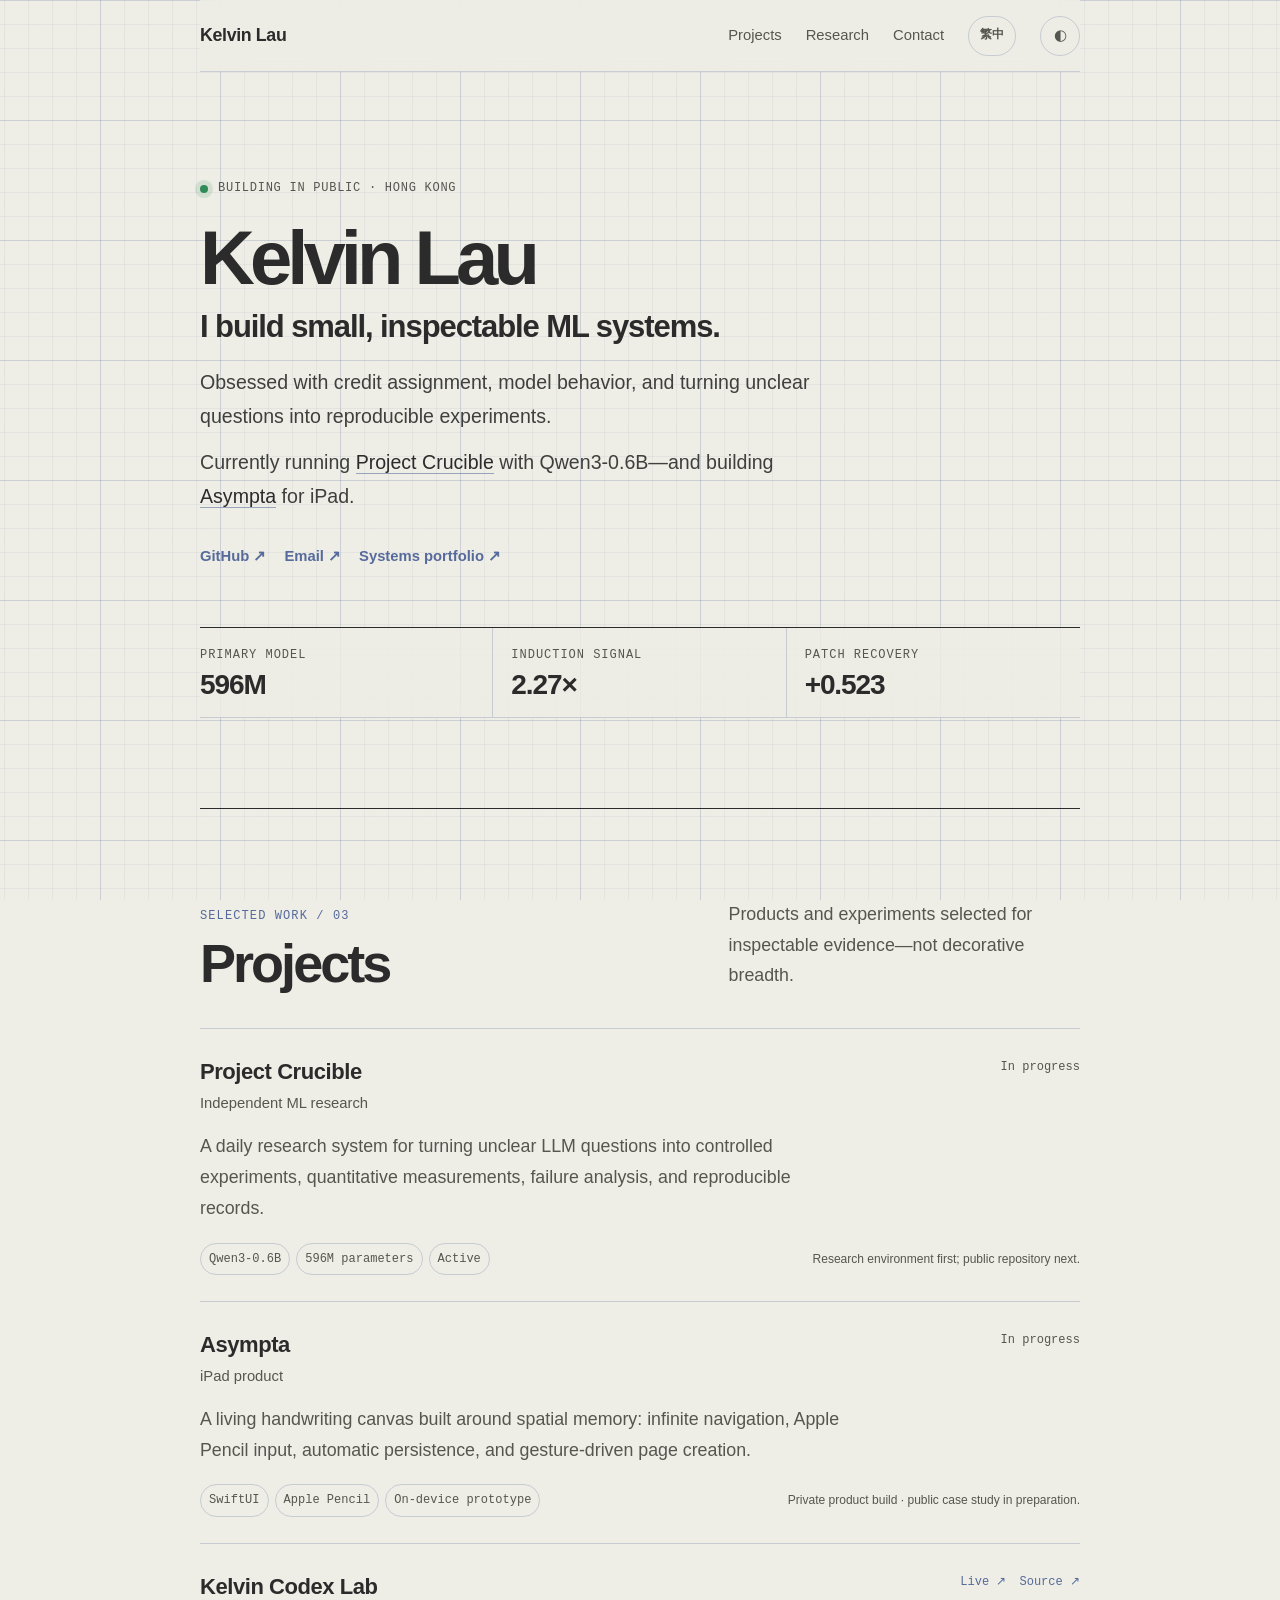
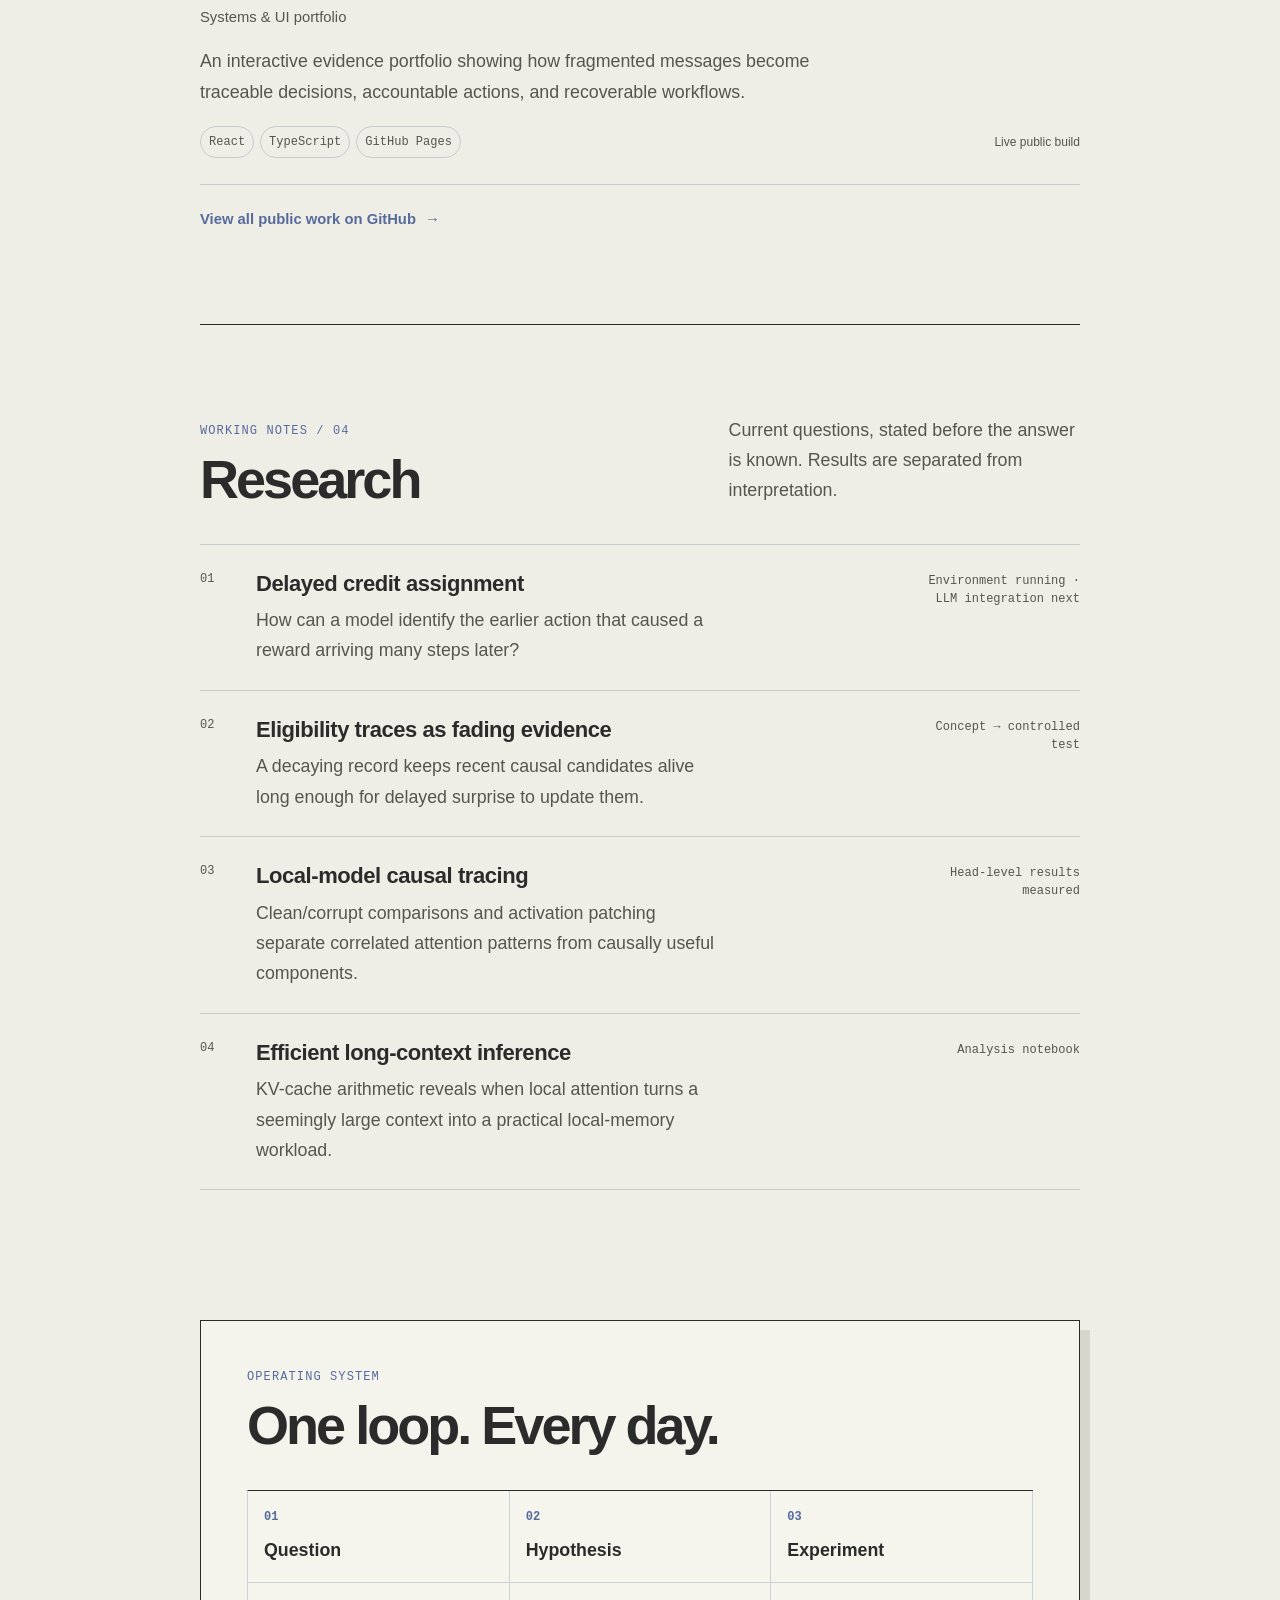
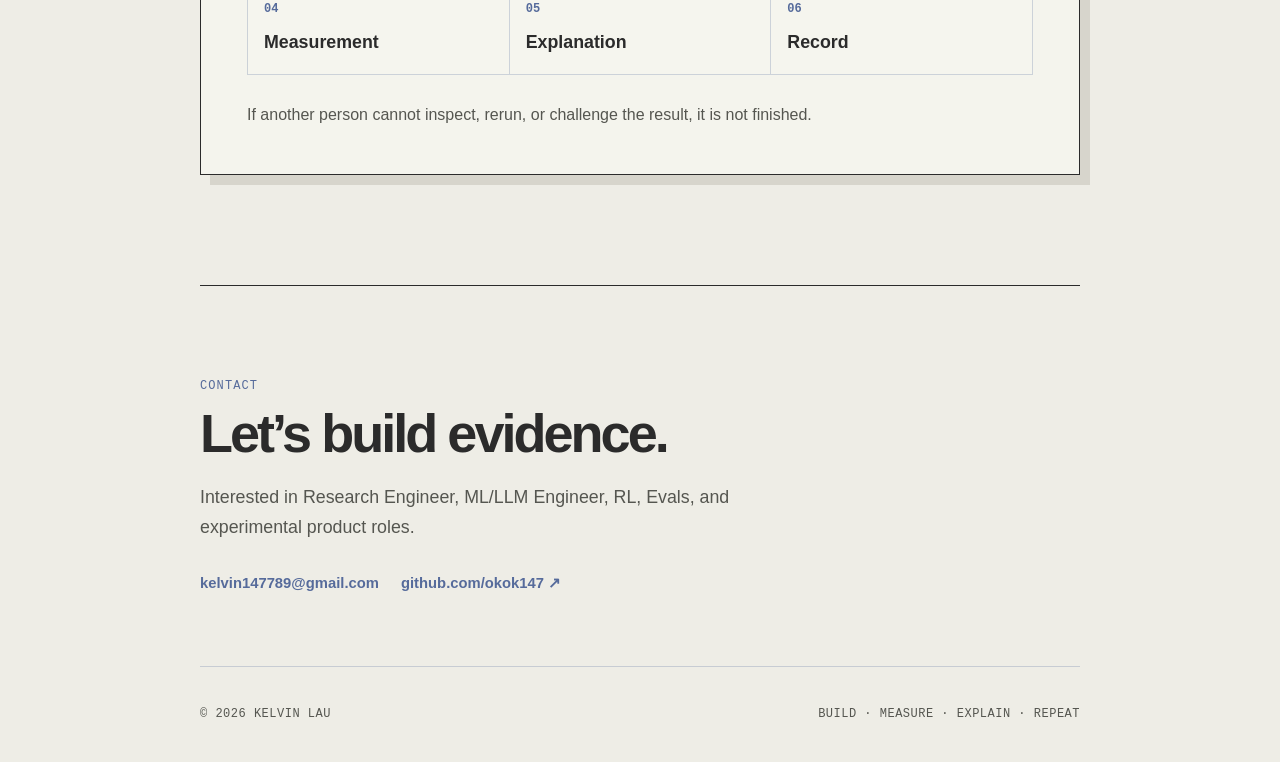
<file: index.html>
<!doctype html>
<html lang="en">
  <head>
    <meta charset="utf-8" />
    <meta name="viewport" content="width=device-width, initial-scale=1" />
    <meta
      name="description"
      content="Kelvin Lau builds inspectable ML systems, reproducible LLM experiments, and focused products including Project Crucible and Asympta."
    />
    <meta name="theme-color" content="#eeede6" />
    <title>Kelvin Lau — Research Engineer &amp; Builder</title>
    <link rel="stylesheet" href="assets/styles.css?v=20260813-ui-fix-2" />
    <script src="assets/main.js?v=20260813-fluid-i18n" defer></script>
  </head>
  <body>
    <a class="skip-link" href="#content" data-i18n="skip">Skip to content</a>

    <header class="site-header">
      <a class="wordmark" href="#top" aria-label="Kelvin Lau — home">Kelvin Lau</a>
      <nav aria-label="Primary navigation">
        <a href="#projects" data-i18n="nav.projects">Projects</a>
        <a href="#research" data-i18n="nav.research">Research</a>
        <a href="#contact" data-i18n="nav.contact">Contact</a>
        <button
          class="language-toggle"
          id="language-toggle"
          type="button"
          aria-label="切換至繁體中文"
          title="切換至繁體中文"
        >繁中</button>
        <button
          class="theme-toggle"
          id="theme-toggle"
          type="button"
          aria-label="Use dark theme"
          title="Use dark theme"
        >◐</button>
      </nav>
    </header>

    <main id="content">
      <section class="hero" id="top">
        <div class="availability">
          <span aria-hidden="true"></span>
          <span data-i18n="availability">Building in public · Hong Kong</span>
        </div>
        <h1>Kelvin Lau</h1>
        <p class="hero-line" data-i18n="hero.line">I build small, inspectable ML systems.</p>
        <p class="hero-copy" data-i18n="hero.copy">
          Obsessed with credit assignment, model behavior, and turning unclear questions into reproducible experiments.
        </p>
        <p class="hero-current" data-i18n-html="hero.current">
          Currently running <a href="#projects">Project Crucible</a> with Qwen3-0.6B—and building
          <a href="#asympta">Asympta</a> for iPad.
        </p>
        <div class="social-links" aria-label="Profile links">
          <a href="https://github.com/okok147" target="_blank" rel="noreferrer">GitHub <span aria-hidden="true">↗</span></a>
          <a href="mailto:kelvin147789@gmail.com"><span data-i18n="links.email">Email</span> <span aria-hidden="true">↗</span></a>
          <a href="https://okok147.github.io/-kelvin-codex-lab/" target="_blank" rel="noreferrer">
            <span data-i18n="links.systems">Systems portfolio</span> <span aria-hidden="true">↗</span>
          </a>
        </div>
        <dl class="signal-row" aria-label="Current research signals">
          <div><dt data-i18n="signals.model">Primary model</dt><dd>596M</dd></div>
          <div><dt data-i18n="signals.induction">Induction signal</dt><dd>2.27×</dd></div>
          <div><dt data-i18n="signals.patch">Patch recovery</dt><dd>+0.523</dd></div>
        </dl>
      </section>

      <section class="section" id="projects">
        <div class="section-heading">
          <div>
            <p class="kicker"><span data-i18n="projects.selected">Selected work</span> / 03</p>
            <h2 data-i18n="nav.projects">Projects</h2>
          </div>
          <p data-i18n="projects.intro">
            Products and experiments selected for inspectable evidence—not decorative breadth.
          </p>
        </div>

        <div class="project-list">
          <article class="project">
            <div class="project-head">
              <div><h3>Project Crucible</h3><p data-i18n="project.crucible.type">Independent ML research</p></div>
              <div class="project-actions"><span data-i18n="actions.progress">In progress</span></div>
            </div>
            <p class="project-description" data-i18n="project.crucible.description">
              A daily research system for turning unclear LLM questions into controlled experiments,
              quantitative measurements, failure analysis, and reproducible records.
            </p>
            <div class="project-foot">
              <div class="tags"><span>Qwen3-0.6B</span><span data-i18n="project.crucible.parameters">596M parameters</span><span data-i18n="project.crucible.active">Active</span></div>
              <small data-i18n="project.crucible.detail">Research environment first; public repository next.</small>
            </div>
          </article>

          <article class="project" id="asympta">
            <div class="project-head">
              <div><h3>Asympta</h3><p data-i18n="project.asympta.type">iPad product</p></div>
              <div class="project-actions"><span data-i18n="actions.progress">In progress</span></div>
            </div>
            <p class="project-description" data-i18n="project.asympta.description">
              A living handwriting canvas built around spatial memory: infinite navigation,
              Apple Pencil input, automatic persistence, and gesture-driven page creation.
            </p>
            <div class="project-foot">
              <div class="tags"><span>SwiftUI</span><span>Apple Pencil</span><span data-i18n="project.asympta.prototype">On-device prototype</span></div>
              <small data-i18n="project.asympta.detail">Private product build · public case study in preparation.</small>
            </div>
          </article>

          <article class="project">
            <div class="project-head">
              <div><h3>Kelvin Codex Lab</h3><p data-i18n="project.codex.type">Systems &amp; UI portfolio</p></div>
              <div class="project-actions">
                <a href="https://okok147.github.io/-kelvin-codex-lab/" target="_blank" rel="noreferrer"><span data-i18n="actions.live">Live</span> ↗</a>
                <a href="https://github.com/okok147/-kelvin-codex-lab" target="_blank" rel="noreferrer"><span data-i18n="actions.source">Source</span> ↗</a>
              </div>
            </div>
            <p class="project-description" data-i18n="project.codex.description">
              An interactive evidence portfolio showing how fragmented messages become traceable
              decisions, accountable actions, and recoverable workflows.
            </p>
            <div class="project-foot">
              <div class="tags"><span>React</span><span>TypeScript</span><span>GitHub Pages</span></div>
              <small data-i18n="project.codex.detail">Live public build</small>
            </div>
          </article>
        </div>
        <a class="all-link" href="https://github.com/okok147" target="_blank" rel="noreferrer">
          <span data-i18n="projects.all">View all public work on GitHub</span> <span aria-hidden="true">→</span>
        </a>
      </section>

      <section class="section" id="research">
        <div class="section-heading">
          <div>
            <p class="kicker"><span data-i18n="research.notes">Working notes</span> / 04</p>
            <h2 data-i18n="nav.research">Research</h2>
          </div>
          <p data-i18n="research.intro">
            Current questions, stated before the answer is known. Results are separated from interpretation.
          </p>
        </div>
        <div class="note-list">
          <article class="note">
            <span>01</span>
            <div><h3 data-i18n="note.1.title">Delayed credit assignment</h3><p data-i18n="note.1.summary">How can a model identify the earlier action that caused a reward arriving many steps later?</p></div>
            <small data-i18n="note.1.status">Environment running · LLM integration next</small>
          </article>
          <article class="note">
            <span>02</span>
            <div><h3 data-i18n="note.2.title">Eligibility traces as fading evidence</h3><p data-i18n="note.2.summary">A decaying record keeps recent causal candidates alive long enough for delayed surprise to update them.</p></div>
            <small data-i18n="note.2.status">Concept → controlled test</small>
          </article>
          <article class="note">
            <span>03</span>
            <div><h3 data-i18n="note.3.title">Local-model causal tracing</h3><p data-i18n="note.3.summary">Clean/corrupt comparisons and activation patching separate correlated attention patterns from causally useful components.</p></div>
            <small data-i18n="note.3.status">Head-level results measured</small>
          </article>
          <article class="note">
            <span>04</span>
            <div><h3 data-i18n="note.4.title">Efficient long-context inference</h3><p data-i18n="note.4.summary">KV-cache arithmetic reveals when local attention turns a seemingly large context into a practical local-memory workload.</p></div>
            <small data-i18n="note.4.status">Analysis notebook</small>
          </article>
        </div>
      </section>

      <section class="method" aria-labelledby="method-title">
        <p class="kicker" data-i18n="method.kicker">Operating system</p>
        <h2 id="method-title" data-i18n="method.title">One loop. Every day.</h2>
        <ol>
          <li><span>01</span><div data-i18n="method.question">Question</div></li>
          <li><span>02</span><div data-i18n="method.hypothesis">Hypothesis</div></li>
          <li><span>03</span><div data-i18n="method.experiment">Experiment</div></li>
          <li><span>04</span><div data-i18n="method.measurement">Measurement</div></li>
          <li><span>05</span><div data-i18n="method.explanation">Explanation</div></li>
          <li><span>06</span><div data-i18n="method.record">Record</div></li>
        </ol>
        <p class="method-rule" data-i18n="method.rule">If another person cannot inspect, rerun, or challenge the result, it is not finished.</p>
      </section>

      <section class="contact section" id="contact">
        <p class="kicker" data-i18n="nav.contact">Contact</p>
        <h2 data-i18n="contact.title">Let’s build evidence.</h2>
        <p data-i18n="contact.copy">Interested in Research Engineer, ML/LLM Engineer, RL, Evals, and experimental product roles.</p>
        <div class="contact-links">
          <a href="mailto:kelvin147789@gmail.com">kelvin147789@gmail.com</a>
          <a href="https://github.com/okok147" target="_blank" rel="noreferrer">github.com/okok147 ↗</a>
        </div>
      </section>
    </main>

    <footer>
      <span>© 2026 Kelvin Lau</span>
      <span data-i18n="footer">Build · Measure · Explain · Repeat</span>
    </footer>
  </body>
</html>
</file>
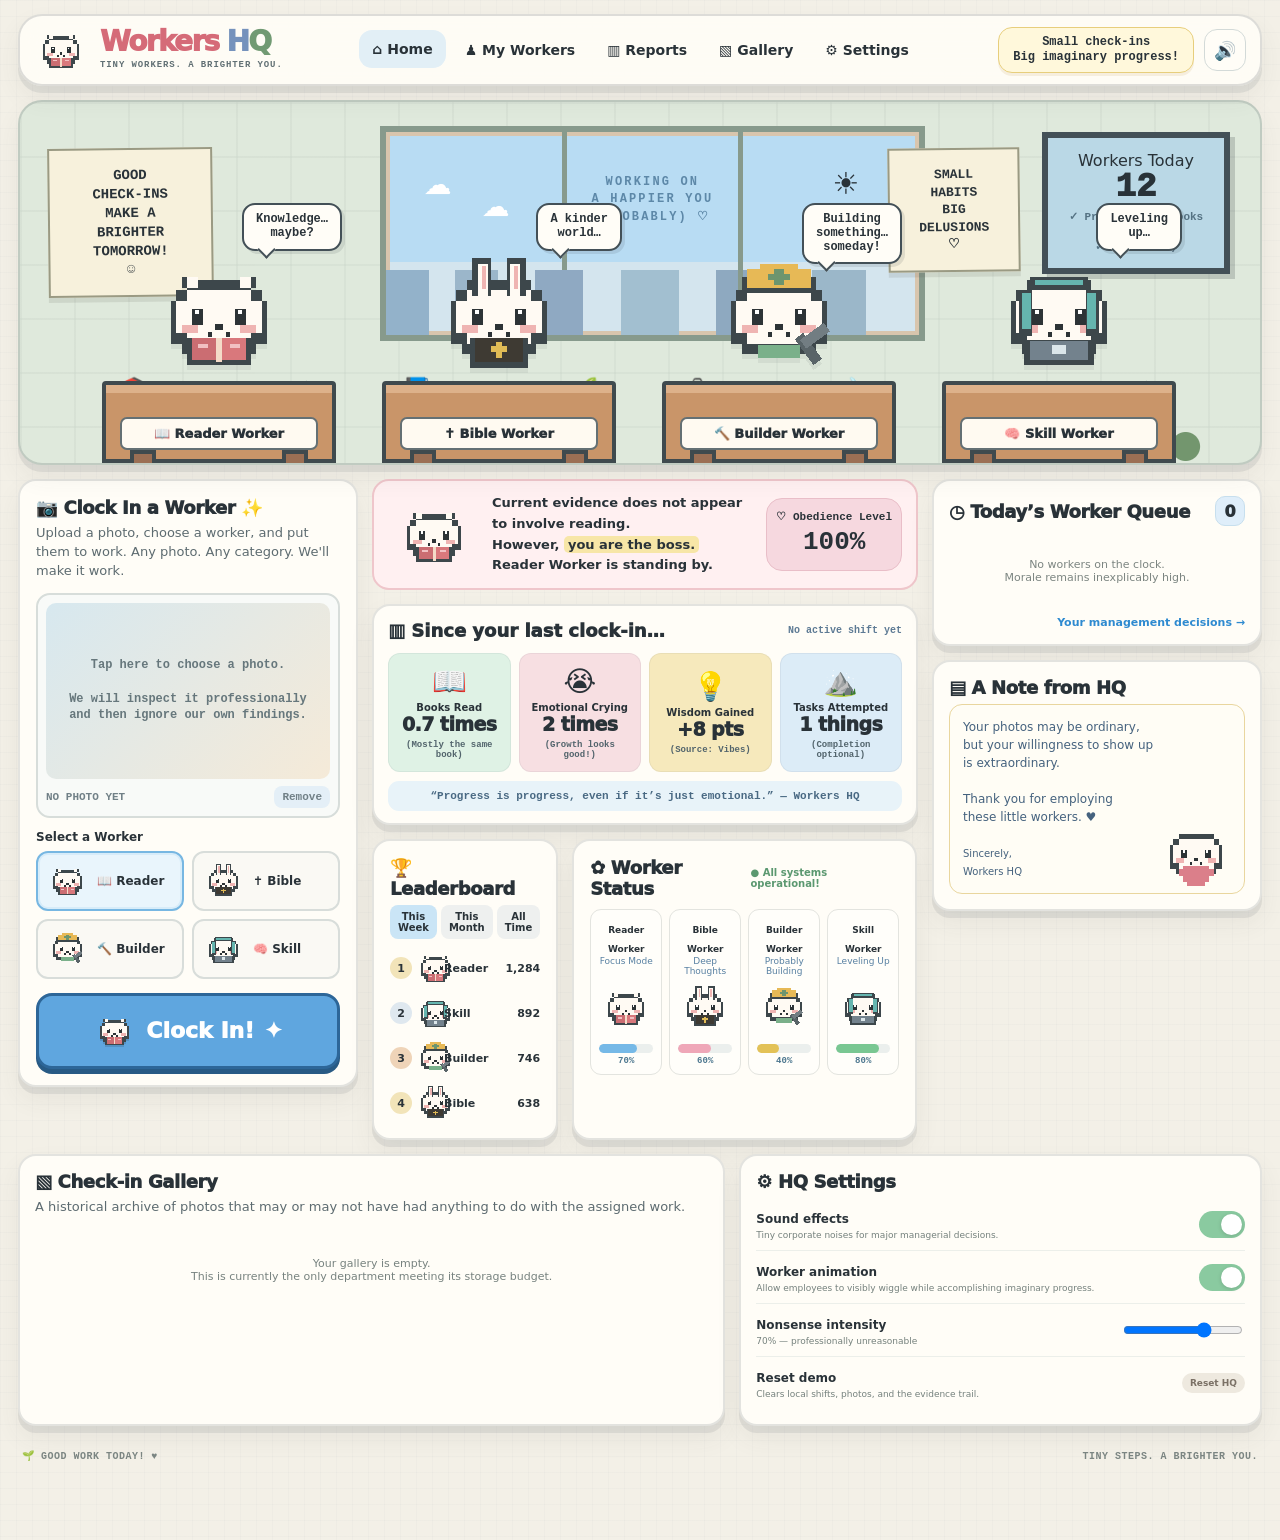
<file: workers-demo/index.html>
<!doctype html><html><head><meta charset="utf-8"><meta name="viewport" content="width=device-width,initial-scale=1"><title>Workers HQ</title><style>html,body{margin:0;background:#f3f0e7;font-family:system-ui,sans-serif}#boot{min-height:100vh;display:grid;place-items:center;color:#53635f}.b{padding:20px 24px;border:1px solid #d8dfda;border-radius:18px;background:#fffdf7;box-shadow:0 8px 30px #0000000c;font-weight:700}</style></head><body><div id="boot"><div class="b">Workers HQ is waking the tiny employees…</div></div><script>(async()=>{try{const raw=atob("H4sIABhNt2oC/819a48b2XXg9/4VJfYoJEcku1h8VJEUWytpNCPF0kiWNJ4dCAJUrLpFlptk0VXF7mY4BLwLrHdhBDGQOI7HmcAJkMTBAotNPjnY/RBgf4r+QPwT9pxz76269SC7Wx4vFh6ryar7OPe8z7nnXt695QZOvFkxbRYv5qdHd/GPNreX03GFLSv4gNku/Fmw2NacmR1GLB5X1rHXtCraiXyxtBdsXDn32cUqCOOK5gTLmC2h4YXvxrOxy859hzXpS0Pzl37s2/Nm5NhzNm4XholnbMGaTjAPQmWkY6/r6czkrWM/nrPTL4PwjIWR9vj72vsf/1x77S83mnjW0h74U+3Jwp76SzvcaC/CYBqyKGrdPeF9j+5G8Qb/DsMgiLdHmtZsTqbDY6+Ds4zg28pesRAeeJ7rpQ8MeGJ5PebiE395Njw2Bh2jY+HXxTpm7vDY7Fi6ZY5oyLm/ZMPjbqen92iMhb+Mh8fuhA1cR36HIRnz+ozhg8l8DR0cj3WYJ79jA4DBm/AxVzSt13EH7mQkvhsEqO61qc86jgl0g3UnA2rCbGcGowycvk2gRvYUprEc2xnofNRoZrvBxVDXzNWlpmvhdGLX+mbD0huW2Wi19XoDnrYNeGn04R/+3mqY7Qa0aulmnQ8TDtvW6pLmvBxC69HR7ujj7SS4bEb+n/jL6XAShC4Lm/BkRzy3jZwwmM+bEzazz/0gHEYLIMhsNLGds2kYrJfu8NwOa0id+u5oErib7cIOgaxDXW0DkyOu7bA5DW3XB5apEYjmoDHoNQZtANHo1bX26rIRh/[base64]/8yZzxSbLPtsE6JuHoAHKiYO672rE1mThMH4k3zcDzQNlgg91Ra+VfsvnWB4FmTcA7sBAyEz21QepGwL4r9Y0T+tHqkTtlEXQGVAHTXHIFNGz3DB2IIblIs9dxMFrZrov92l0kFrCwZuo08dI+366CyKc1RrHvnG1GcbACxMIYfwJkdNnl0NJHLsw3tzfDaei7I/ynCXRZIXCoytaLZTTEibS2F/IZ7bk/XTZ9aBUNHeAkFo6m9mpooNAk0OgIDYFEn/CdwvTEn0av1zB6nYbRBTkcGPURlzAUPoHYvCxbsk0T2X0dDY0ujosyypUA51D+pU4TumGwanr+HPUKqKSwhvwM8tiaB9NgK9fuzdnlvnURvpAxORGMHqKXuoMAOGzLH/dQeQjW7eJnewk0J9wD/9qx1m11I43ZEQPMN4FTwJp4aFCYGAu5ckvsI0ZpDeQb1PvE6VwsDRyevl4koqKP5gx1ZxOk20ECNFt6ny3UETR4Bcwez5rOzJ+7tXZdyMWx2+tPTOtQWyNpa/YGxsQ51LaTtm0PbLMj29pTLq2WrmuD1eVJu2VooDoWwTJAoFnj1afP4HPzJZuu53bYeMaW86CRvM4vsNVmCyEKTWTrVE0d99umbna5CABGz6IsnX+4BmnwNk1hoVVa95G0otdWsGNGWysKNMeK7Y7K/[base64]/8ExPgDycMGI5tpfBVKqNkQfYEmoIrOvKXaD+v5yYZjYHJnRyrrhk5H8dAH+eQi3Rl71HeKeqhUcN/RgFqongzbPV6iT1tGrDOC/gcXGyL60KKECbnzIuHxuD2KCSqGOZtyWtGWyFQX3ExzIFtOSpG8ss6nliu43WAxfvd241jt8t6jOHnukolQi20wf/hSo5dy+nZboGHkgW1d2I9gnIN+dX2gEcP0xHXC1REtbCAD8JS5jiJryw3y5Yw1Onc3mWn4/ii59HZhvRTcVrqqwvcKvMLFPdzEJTzx/GgMzEcW7NuZ3jCug16HdA7mEz68BY+a0Y72wS+awZ0O7Y8e+AY+FnrmNk28F3rIplsY+K5On7Wer1sG/iu9Q0ch8E4On7WzE62DXzXLJ3DYzoD/KwN9Gwb+F5PuBKs3mpzNc6QcqT2ijqV9PFAT/Rxd68+LlhsC0y2sNE917IgoqPhUzO0XoGedMiYRetlCZgcvj5aIASxIw0El80OuWbOPFi70b41dizZt5/pS14VB+5iBmp4JJxGciC58NTQydPQzwXhoUaEVxuCwGUQsz0C38V5hANPrJc4CX3pJGRMpum1Xaeooo8HNshJJ2vSeqlJA1UGAV9/QAZNIVKXiNS5gdFMyREGMWjuWrNlgkTUd+lSW4hKLqOIN/[base64]/QBuVnksK07IHpiXRNdojO4SGMLtd7GHNANPMhUJh9uRDH1s3+hwxh9eVCHNu09A9ZyCBZSGfQ77O9UKDLGpODtVfTWShwXIwsHicLO3iNiD9kK2bHtW4Dov46ef2kxlSvny3dnYRhm8bHeolGKbis0HHFmDPbK/fNvpD7JqnpfQ51QUvyt2jR64fiM0vmJJKIVBiz9l55U9QGBhJKMNHrNPodSiai5pXi0y1mAPbF/xwX13GoiK6UkRPEbJqpWmynEQt9Poy0plDRh1AnJilvUzAT3R5ZiaPWwo6cAKLe0F5tJUDkTOxNt+CDJjDUvti8hIH4JCJaaxtK+oV/KTHfGXvZ7zbMXsO0yPVXVtMMADH+ctgDTwqU+22FjBeUon/igqR29mdzhEhksieaBDcZrOkyxAQMU9ajc6CHVdqju78HhMxplxYuAkSg2FosD/chtFbfiMDMsVVUMxpAl7qyPpdFZ5KsVi6vd+wMQP0OpFx2U+Pb8bp2l+VkEt93iSR6WYxi0atj1520LbuMBxCUJCyhL9eQISk5FMNJjyLlnl4+PhlM+l6vu3dJGSiES9RF10aBR3pDPLu0YKRr96ltCtlDITWppA/yfqLn2V67xE/sdzH7lcO0mcus9HOpqUE2NUW+WewvN80VyM92LxJ7g6wP3S0XPEyaGIro6Y1+r9Fvk8KsKxOpbqWeASHjVopsiGtHs0lgh+72Ggatg64o7i8s7Msa5dHJtGkdciwprdVNcutJ6mTXWtlLNt9e2/7kM9a9ghmyDmSsxXTwr7tVowTxXGSCr5O0trK+9jUzxkaSUh2i86LMHK0n2yx/jNRcNUaBaWTXn5i6Og7a1h3RFpo0WhxM+kj0hE/ZNZE1cP2QOcR0nIQJjQCkWRAHuBGXzTVCuO1ZJQLhmq7r2odyjVY6KqjJKUusltlPkjFJR/1w9qDd6VH6wDWZxbzGsddjEJDUR1en7a5IB2Yg1PzFVNo+NFLpptntUTD5IWCu6flgPnEO2ZGGnAVzWMw27/d0rwgz+n3TNJ0y106gkMsrnwi3xA+n3Gns5oTFFwwWXsLDYlgSRDMfF10Bq9nGbWzMAyBhCKTSXP4x6zLPM3P0tYpZeblG9B6IVdYrcOjc5tyesHw8l+2abarxPUvZgfYdW9zqirEyKlnPqGQj3flrc11qUuDNuyPPXEcN4iYe/F/qiKR/sCI3vkR4LC48qqDZ3sDLG5i2uvs34Iga3UhT7V92jhyZzY++3PzILIRvgWzL9zd4WldNo3TLKgfALcyN2orYHCSLuQJPTclw5sRkRpa1Bl7Pc/YlXg1KvJrM8QbgyIJf1bTP7dgO5d5DJ3VHKF2F+BPs4iCXKfsUJPGCbMqOtOH2+wMrA1LPs/uul0lx5UjYLxrATLJKtfRGmUXJEaokVXVsWD3b6mZpaHAajq6zS3dgk1ZBzpX0V9uK/bHSxp0CrxjqOpRhtAwhS6MPxQXSG/g/7v8ctRBYEFe2/a724jPSSOqi3S2NCLECp8SNOWae03cmeQYxs5tJA7LGEvgsDw+U/[base64]/B8y1UhBzVb0JHdofUM1iu0Muo5sXE9ZhRadXKt+sDSTqFVNzejAxbN5K2aPkCbK1oRbxRXh3OEXuICKFzdTXqe2/O1WgnTHlwvrulgJQyNQPs03JnkZShXcZXR7/YdFRpSIT9a4zjK07xqYJbX8QZ5tmnnfKT2gR02s38tZ7c7ADtPNTYXN3ADW1YPHcFWT7iCPK6KIbwvlnukYfGQ+0nc1kLjPV4183TmlXjVcuV9IS8HOAArZfKeNExYVsri2Kzn9TG8tHG+uR/FOQzwMpqkRRhcXAdFmMvQOlS8dsDYKmtoF9cA2sxengmLaCgW0TCKpgn8uKsKQjIiSTWy6qpyGUeaOleyARHpnh6dsh7Mc7sTi4vOOvoObMauZc/n0yBwD4m/hZ6kEL/JwDL1BIDrsndRtZs511aXOgVGdTCFVGLEO6zreodEeI/SzybpmGdnZirdBUyxMUjL2HqWpduG6nAZ3RzYWkn0QHlNWblkZoUX2XjXmkBb6cLl9daEeczNLXqArQ4UGZFKhEFPsRIwtzI1McHhE55nw9Bv10uKpe0Qd+AmE1ZInSX1u2nsQCNqMhe/a62cOFNkeJXydE3T8vIe1BGodwZ2JjHwQuXDs+9EBCa2O1V9T8pAynBPvzLhhHIMTFXidjpoy9n1ysoyPhdfG6lOBRdqBJ9o0m6KCxz0WpoUFX7vKk0qpVTdotNzG1GqdLpgZVwVlOHcjmKuzbbZbrjC5Xoh9XBP0cP5ZL/XZdbE+QDVfCCZ3iZzOVsvJlJCFYJ3iwRHvOdzeFkh7TGXlTEACGbHBQ3/[base64]/clJXNmvOOyMjNesGhKZoMCvCLW1On3pOBpy6AgvhlJzI3TmvKISNmfOyAf5FbK/oDEeLMlhHI8DtsnzfahNL0lBDBJXVqG6RVUQwQhFDSPcjQVj6/[base64]/BOqvk8/xLcXtp55ojghS+WclQKhLzswEStCR0a6LfVk4rwrJE0vM6kk028Z8+J9MsTTAeOjlDeQKVDL8oSz5SFqir1DNxrx3W3ohlI8N7F6OlK2lidZIdnTUAzC/P4knX6h8oIB4O8ohVDlpgdJV2kZ45QTUASYq3d6oiiG6y4AcgvQH0CB6KxB+B+v2ymylv9nB/aVRTmxOpZxuhamcl8/bPeY4vd0X84YxsvtBcs0tKCoi2gHa1I+S6EXtdEjZVe3/X2tWoCmElDUbJbMh0W+GyvnqnZpgH2z9ZTZuNtr7MAMWwGLiqPuwoDV6w7OyLxy55FojTUNTrDXWv1VFbfN32Nh6Zucl7W3dTTpXfxuIAcEFhUUQMI1IK5vq3VViGYrzBqhsxdO8wFfhGuBX6tbz9ufCwLmT4WRUMp96M83fIXmBe3l/Eof+4YTazyWtEL2Y4KNMqZ0jY6dPWtUk2zp4CmLSK4XVq1UXA8ru/nGeTn7fiRJvWAUi9JzVBtK6/Z15OSqLRch29f86M2ouwqOU/TvV0oSW8ktebZ/Xd+aC23J68anYMb6aU4tQyOUjy9q6oR/[base64]/XP9ccCDaicQVkWl4uwkL5EOQLHmraXVs+QdmraDNQ+uPK8SxYsIpmh77N977GFeUCEHqJnaF7dD5VB6Dz5RpdFVDR8I6SB8HluEKVeV2tZ4ghuVM1rsThGga6u46YnFdIRsjz/ZgprpycwiLPp2I+ZV3JGXQYovAY1Qs8x/SuvLsEhsFvGn/4WHzl374vv53ASCXD2dPK6esnn3+lffn85fcevXzV0u5rD14++ezx60cvta+ef9ESHelfROuJTX8AzQrGSaNl0foiBJMZbiQ6+ZUOuS4a30OqaK4d2wBLOMV7YTgV3v/pf9Yew6e7J7zrafkQub7crYqg+ze/1p4lN7ncbBC+7Y2D/OIftJf8y81GEMKAI/xG+4x/udkIMuqHIX71jfZKfEvGIEpAT/qgEFUcFM8yDhmayukrjK01Z8acM4gHoruT8OQUL7jxkwtuVuKCm1uC6AJQ3wV4MH56EC8rctDkkHaW7K8pxtTobeX0d7/++U/TdXMe4gLNwtOjo7tCr8gx0fpVaLpDYlrJL5pbx+yalROWlVPk7Seff6Y9/5wWfV97fP/FiyecwelJ7cXL5w/uP3j6VV17/83fFWWFH2MEWvzyPxVfRuslvvnxv//rz0pe8pOxldO8HKmwSlOtoSmunH72/PknBNbDx48efq/55PNX9O3Z/e890u5zsgkJpS+vnz97/vLl8y9v0bf3v/xfV0xCRgvY4dn9p0+py+P7D5685nM8ePIZ/f3k0dMvXj15LmZOcJIbUzgWOXWkvQ5ceyP1Dva/y2uEiLJCQqlN5bRtoKLHl9AI+fP0/bd/gdfWgCsOqgE8d+1pEJxF2mdB4IoFQoPal0x7PcPbb6A7dSuFj5/Dq5S/lP5PRQVLqis7jH08BZZtK2SUt0U9gXyc5TvukFROv7cMLubMnbL3P/5HAnthbybsXpFBFJcJ8ZhaHf5CmJz9tiQxI8Whk4p9wVe/+/Vf/OpQK8EY73/5l8VW6IFlV5q4VjTwL0BRkhnmTKByO5gMjs2b4HaC9/uUo/a+dobpjJDQCu3nLuL4O0Qsn/tGeP3lNfD6u1//6b/cELHvv/0b7QFC852hde3P9/LsA3wJZoYQG4EGjkHEppKB8QHI7K3vFNMCnJvg+jf/fC1c//e/vjET//yftAccoO8K3dGZP5+XI/spO2dziez16jtmYT7xTdD65//7D6QafvO32iuE5iqcJu6BcArQP1jYfuIcJEGacO8jCEwSX5afZ0l896xbQcdmNIgzuKqnMmF/KRpD85mRaSl9bBDr32oPsbH2ZKnZAn7t/bf/BC6McXp3le0VrSeV0y/oiAE0pqMODfC2ggCIY4t8X0Ozl662Wsca3k+oQfyFz8HnXm54D/7RAdRNg3DT0r5kVcDcwj5jmh/zxndPVgnk/CiDAEM93lDBlCxAhmM+wZMOyWpzFlIe38kSUDndwnFGD17R95KGymkWiCbslTZjIcPVJcvni+POAP4D9vsCeQL80BUQCxcHfOaB7wl0A3u+oVaILEAUeKDTZQAjButQCy6Wmgf6H93hTHBSBAvPvgjfJF3E5zZGF58/1148fv76ufbVo9eJp8K9XbzIEhUlfqmkDmByfkUyETx4Qd9PX7IFhNo5PzfxOQjlJ0SV07t06iQFhpNGTOn5c/R5HYetIACgW+pOPobAlWLKk2Qo1adTzquAQ0cnIhJGLWJFOZ+iOj0vfOeMTEIGYsX3J4F5slS9/6TUPqeX0gqoKx2XbBDMPUgpbbdkSPv+239UYx7EZKIeKBhFLQCaoij0Sbpmj1KQyREZZUAcCkQJ5n7MxJpw6bLVM4K8ku/8gWtVaJKppa9k5nxIsQu4uREXH80NWKSBC6/ZqxVwHwqYvzwP5ufg08M0IBFcwh4HFwxvHdOE3326CdawSoaypE0CusBUvMl6bdrMjjQiLXNh6FaRhZJMEUbYf6c9TwrjyZwB15xi4h5IlkiBQq59mpnH23zxSeytzqoUsMML0L0YmL/ycd4N6gTce+ZwQ2BLlhT1M8l9dgSsZFfnee2TMghEIkKLZr4XaxsW782aUCaPD8E/lrShimTehn88ff/jb+XlsRqSU3xuaLhLp/ke6L/3P/4m0nCnTGN8P8Ket97/+G/oUto09i3HaiarI5OIqX3baw5P95u+n/0ESIqsQSaXI1T1DOwJLj2byYCHMqPD2fZLxs72pT2gsWj1LFjGs4PN7oOlQFLlVay67rTkmGN+nkJfKWfGw5jJ0VyU3O5FmUbpSvTM+GkK9N3/TYrVKxqgyJWiABfa/tXPNFwkv4g10oIV4xei2vNbB1lRZIJThlxHnxHtyxklzeKlTlbel5I57YPOFFV2VXJcL4syb4Kkv/otTxcQ+wt0fR9HKrAclWpKqYIGD4P1EtwafZ8PkBZSKp2e4te9jTEjXTn9ClXKwl6C/V3gHS8uc3x0SyLt/U/+/AZqbUmiv0/E3v/i77X72ueYkPHCYEGynVuxrF4TIJERiACyjTYBXyh0KWnXIJUPcsFVIXpVYAiWqGnAPmBxgbZeURsQNXYZh7bsqbhjr2f28gwHQLdRw7x9sJGxCRgNsGpgF/F+0Qt5M/b7b/4h7S5SN6SRQzYXMKlaSyRpFFdBKXo7YD6BncAy5OKYUhfg7gkGCyVJRXUDg4cOpdSSKVvilSR/u596v9EeikxqmuDdFxXcBycuioPQd+w5GGJnhrYm8CRF45kdE1mDkP6giZ/Z0GSGocRyQ2G4Rg4A0DeekR2HOcArBjudBAUq66i7MZkl7dUO5VhJ0tBcwSRJ6b14+dU3uJGS5qtzLK3UenHtAQx0+gqTxRrzPIAgIt+Bswvdxe4E4Qpvh2aAFj/CCgXC0g8DKaPgvc1TGW1lE4J5a8Kz0+jYJ0ltnrE+lMU+YHZK1yPUWFI0oCwJlDwIJBcwxkhE+V3WG6AszXkx8/H2KccJoJEfEemLGfobLZP7EwfWmUB687V+Djhn8J+GVUdY67BJV0uTL0WDpzxIMfXb5NJkoz1tvQQPNoIvkznLLY2HTNI4YVVaJTPwS/6Ix1DiPbjb44oOf+3LcQU80opGx9XGFVMnZXKtpb1keErcBXdMIeBDjPsiDXxN4DpyF8GL43LMg3uUTXYOOge9U9C2/vwwrbCeWsN6aumXwqQYaYnpUXnm4spEaNWPymL4vqpMymPWUcMdBdrh014//+T+V7dIfavbhLQF+Or1oxdlG4CK/3Ek/2QyWklRmhArfPCUvpelnrDqjTfkH+XQR2Qeivuo0mso1qjJW85E4YCer25DWjIvwt9p2CwmAWdIj4rP7Ijl9nEHffgPeky13DXwEEsm98DDezwQqkEfo1vRNvAHmIv/QEWla0G0TqCMK/AR4nkQseOO2zW7E2Q72bPd5z2tpGe/e82eBvXs9JOeppH27BgHuiKc0LWfTtrrX29SuVCrdKFdPelK1yB1SlaqwKuuFAfe2xWng65dI+mqTNpOV2q4nQ6Mr/Ts6x/asyN6dpKeHQW7KrCZ+YwP6SXo0esmvdoKKftJN+ZNuhMjM1/3Q3t2e7xnCqnCAr0DiOkKYAfplErP7qGenUJPvaxnygAn6Odxec0Kbnbbq1x4FQ8ylfOTGwg1X2jbKsXtISkRVPmAnkahZ6keKYpI/0M7ihn73VKJNvRDwFr5roZCz3bKfc6k75pZ7rtuV3dgWqaT6dovAKz0VJbadSeOlRFpI6/2rFLhbDu6k4G2179hx6v4lu8q/oHYVijLlPdUNXuI+XrdD+0pMFuKn4OaXWD25h07XH219TJF2zYPKD5UPx/W0yhynoqgQxZXWBOla6dfyrUd1rE7nTJ+N0v5PZ2U6ZNJL6tvOVVMvVQNdUt6Xsm3Yo/2/5XCVd2StnENvWmUarG2slZzMshiqdPNsaBRqjmLHbuFOct9i74LHVmJCW33rzChxZ59wQz6FQLTG/S7qK6SqnksqOKF/p2+ZuqaadTL/AgFC6UWyzRM1zL2jtvT+tlxpcpNTX5HGbedWhfTnuiWfR0e5NvZfxgObFt591b1UDrdQzb/w7sKvu+kRDUVoqYaqd+b9Oysuzn40J5Clymypuqy/tWqTIl1OuXMW5xTMEMvlW+VGQaHUCT4vl8KriLfZscyLLfE6+yXe50pjtwJ6zP7+l4n38e7kg9LCrT4yPvcgpuNq9Qn7R+Wa+0bDqyW4+wdmoTxZgMr5Sj7UcxzvX8YIT9siy2FIUyPq6S8r1we/SrarNhVTGpaN560I1yklPWNUklNe2b594TSHqK8HHANOFnFp0e1Wl0bn2rbIydYRrEs+R5vjzTOqsMt5QWH1cyucLWB90cNq1jlV23wOYbVolzAO355elUtftR44SO8XE+G1U/x5/u0Z4HLqo2JHQ6rx2Z/MmBmddc40oivExjUujcJwvtv/6YAQSpAKQCyRFCT5YFi+k8YW2mvZ8Ea8BhJCJhnmxOLQ8AFIIUhUw6WIuLn/1QEQxG4FBBZUqep5XSaLKUTUL0Ig4mNKWDZOoGs4xg9jhuSoAQutaAqheo3f1uAKpXVFCZZeaZR1ZmAIXn4xSqhzMAxB0Z1d7QbCYb55NGn9794+nq8lZdvDquc/tUGpUCHy/V83kjKbIZVGJwneaPhm7eNSPxs2xoPZlImjz7LRO7Q1BtUne5Dcx0mnbNYwz1NNsbCplp9pOET/PVE3AwOxzibeIaJROXhkbde8t0M3nMbh5ttyOJ1uNS2rVZLLKQBH//41fPPWyv8SdoaJXVfxUFoT1lryuInMVvUqmLL6/H3W+edav3rr6vbXbW+2zl27MxKxtztdunskX3OYPbMwFHpwA2CI4pRh/nepkbrxgsp07HOp8+AjjVO4bqc+t3h+psr1elHWz7gLtlle6dMyrfzXwki1pJZCbyWJG6LX7FZi8antyK6HEQFHAsBo1iMkQ7xBnCWHeZtKwrCuFazG5P6+HTScoC5gMnux007/Vx/o7/9+muksjIFm9uriLm1KBn9mR3PWni/uN74BOcAjVSrNyNlHKU7OrV2/Mma77nXFhH+bCIyfMScMY3kzYMghBcneEkPMKLv1eDd3b5elwhhzp1qVB3xfgu1F7w6gYYj6LNQeizuVBda9Q6+vg1PqbcKvJjyhN7NsOWCt1tUVa4A+d68ovOuydrxl2ruCBJJ4ToxdbXXLLh4jTIDS5rKxbL52AX1jHveyP2P5rT9/WDzxK1VScCq9RGbt/Bg0kPxg8rQGx8R9+HWest2oTGODm2pRA6FMljHtVRC6yNFWkEYZIsa0DwzVkhldXK4htEFzCtrcGbQERYNaL0l+Aj1i0DvCCWer+vhmB8Gad1fu35AoF/GX38tHl6wyZkfq68EDZ3xkl1oD0HtvOkZeqPf1xuWob9tAbM8sp1ZreY1fABZTBKMHcFbzyMHaGKDtNfqjWny+DPbB+YfBS3aqKpGP1rbIavCdy9kP1qzpbNp8T0qbzRtTaExKoof4JP7hKJaCziv3YDh1iH+9Aw+u+N/3NL7ddmBXa5A9Jb4u9gv7cXqdZDt3u2V9b7T0tvXHWEPAHfox1aCFmBiCWahNq0nHx08uhn7SxIsbAOUCvFxySrwZbCqlU/Qre/qoxy3OHjjL+jteqOHrME1sqp+6eh5TfI37VDtZ/F01wp5l3pM55vVLBq/qb7/5h+qDfA+/hH//eV/wX+/+Tt68m/VtyPgiBpaIX+sj/y7bWvk37mTCFU6IecDMWet6qM4cXZHYznmAFThmSphHIQ3/m3+oTVny2k8ewutaFeMbvIf13r6nRopDQjR3WABmq7Vq39sgbI4v6gmbQG746qpn8/SR3STAizwmLUtNujDko5Zf+L1evjJZJOea9Onnj2wOtW3AEc3nRvIAa7LioXxplbFM/nVRq0EjK6BWmt1Sest77mBnk1Qrc1M7487aU8iHp7iBkf/Id2SyAr8wKTKqDfapCwUVuABAi91TThiAnZxLz+oxbFVuni65QNTh49fP3s6fk6XCrWgceizqCY86TpYnFWt9sZ3GxdvAaB3ub3ezA3mGlheYf64MzUej333XlV+rYL7tMudJ/ho67u7yin0FM7ARUu4Azu+j/vR9qKF7uBOw0/kLeItvlifXasmDmMVHJhkW1fsLr+rt34YgIqqirWCTgo3vKQ4CO/P57Uqb1itJxpwgkY6WDpzwNEYCZBf0KSF0AOVxN3tI+4PjTgx4IPQ4bt6kVLoRCaEiuL9dEpL0wHyw61QzgB+Vb44xMlbcO/U0vDqCOxQSnWl8b13d/0FuPWhg1RRXgDJ7DkEafwkAHOTA5e8SgC8rHfDd//fldC/yxAAS2PBa7JrwjOTZAB08Qf3EodLNCC/aKgLvemNVbdEPDxjm6S74Ievv84yzOgIHStsOB7LyEK6S2+0NyICrT6gE4EYo4La0FvmnRiMRNv62APSBp/ibTi1NugNDat9IcqrPguiGKIrrMyIgMYg9sFZ9W0Dx/vl/4D3j2TBrfYw3FD4pThgBo1uwuDKiJ+FwUU8g+ACAcESzltivD9Hq/ClH4H+0tDigxg3qneqd5QBLRyw3eYDrjAMrb4CqjhsqP3An8DwONL7v/7nf//[base64]/lTgfxgDdLras8CfBmVIL/Ty0L5xwzWrK2XEIP5cyxmonI1J1jw0fNU4DmDHB1+/mcw0BOX2cjjEcN6wRwhTJWFfGwpEKRdoNaIYG2Ac5rawsgkWLqSAr/5F1wXsQqlG2IQIb6UdlZ+GtVPGP3MGPGRR6mRGIvX8UYL4h7B8f8MA9534jWIz0ssZ18zePARhCs4aE4sjTqy59IT5VELQK8286eg68Rof/HfoPNz4NqFHy0KlOxw2RnQwm/D60/Bs1w6vAAQ3UwsJKO7IFDjhGvSZwLrGRT/2f+Ezp+EoKSiPbzeJrlv9zmOQSUiij+FOBH0LTpyEWAQ2NENbayccyR//z22sucRipBcZlGGpDoB6Tgjtnl06bD5HIuNF8Rq64Uk19+iiFG2R1UnQiuR6Gd0HiIlSScBmHMxzs9+gmRHBP3AR4Pus6hEy+FwgH7P8xGnuDxhTmFewmLBTPPbEVI7Pc4F+yNpv+04GquG5YCpTo9m5G31vRrPLtyrPsUTH/y0RvUOxmkY5NfU8B7Q8hTTLgwHekV5ldqbtw1tOwNlO6waTdef+sD9C3+5jln6YFcfVr8Uv8uHAlS9k8sOpLmGOjQtOTtS3b80wgOsKutSROQ2XqK/mCvvL55DoLv80QO8fKO/3ZUfCpAHwrBRe28jijZ5I2NvI17DXsNGnbe7ulprrzqMnMo/[base64]/SaesIlwCRAXg2oQ+RBYQnmJDEYLN6J4lqxCT8CteM+11Nz8VBoPSQZwySwluZh7Np3SlbhtLbEEzFvZ0oXmMEmnDDJEnDC4rSH2BiHA4G3+XWmqeQeoAvI+zvPtrypewOneX7aMvB3t38NF8S9GH8F/3RH92S+jJ3sA9Q5uOPitoUBIAP1Kru3hUYhc7hpOkT/[base64]/WcXW435yDR/Z/fquJH+Wt7q4u209nwH/VhA16ztGMY0ymbETTT3hTftQZIdrlKvxVw0rkLqZi3iiTvD2UkeFNpGJP8zH8eWZ/KdvUd1PrUNjsWbrorVzCyihnVedCJTPvfKFj3NsTn+/H43QTZl8SaJRuSrzbT1+IKScLH8JhPBkF3v6SOQCXDa78hm/jyOPErXfFpJJyojXNAQI+EgPRNqyusA39jpVYBLPbF6bAGhi7UR4fAvkRIB8GS0G+o+4CJRtS7UbKcnw76WM1W1JPjB7eMphPNOIE9az2BBevacM/B5SkchY2Y49oCpGzPGucvy2qj/T3aXInsu3lWUF9iJxk4hC8LSQnlVfXyU2ioJ8njrxw4uu79Hi5IioFYvNDt0Dng944Py+bwcrh3O4ZT+1uUwfjnBWNTbohKrkBJOVMknYlOgj7c4/zBqxjYDW6uhrxSlbh7cHlFyxzu2fVhzXJtqYumVZPeLarS5bVwV95Wx8l+8XFI8QOPyQ9kWo7c51m5TT1KjLaNbuGJGj6ASgr7RVPQcw31SE4c+tJokxLU9eZU77y5JIEptlcDT/arna3R/SLNEOEBv7u8NzQnpPRKydGqKFPJmDZKYq13FEl5SpvRlX0Kpvn9ib5CTu+SUCeYoEDsMYjR38YIZsPR2G/Yv+BX5SW823axh2ug2S5RIH5xZHURMtN93tuysHQxHcjI/3hjpvgfrIR5C+kvhztVqayRhNJFuJfUMyinBpSf6MB6K5m3rMOycN8sj0zShIX73E6tAN2BzyDj7bfcaZhtyeeHlbLFk8/MCHOgotnGFvT45Y4xu1TuC02UEXOO1hiJieJLbUFYzGdKo0xBKCiFG2ydoEvpLNZ1KXiPO9BbZoepgV2LYoKCFRD3affz/nqedUrhuJND4wl760s3fahl/cw5frTKpV1/dcDuZvMeVMYju/WZ6ssru5Nx2BLgZEt7nb0e9knd6r8zGyaTufJPXFetjrMDWD29gxw4NBtfhDZhV0yZ42qjX5VHQ9h8/cKovBi3hIiLQNxsXq1cWsPsUp0L69ba4iLnRut5O5dVRvjVi/fSE5OLr+AMOMV1Yqpc92rhuAiooIeVlf2GixpiaNAhTPq7vAoswU5ymdNRtnU5ygTLI9KPM1R1iEZ5VT0KC9japELv3op0eNpuiWX5RGKGzxs1dWWHvzWd4dCM8GLeoPrtmF2jEai0obQSFT0KTkXXnWllPcV906rDXT3hx5mwAt+8modzTDxi7VT2Tdc/5929Hr2RT7y4EakCe1GWft3587eqELUgGSjiyRLksuLaM/Saz/4RVyR5sGigVOiFUAgtpggttiX6Xr3Jrdhn8XxrvL2Xf1ei/9swJNlHPzAZxe1bfL7AdVoEQTxrNqgn48ZVnmcXC3WvlyRPcck880n4XU0qnygE8jlAG8nSyrM0A6+CIOFH7FaDVph3qoRMvSbU984pAKqT6EfLydG6kBwitvivFpA+BqLKTV8gheeQRv4XtIKT/Kbht6gqH2cOMztBrw4SWIr7EsF0w38xOul6/WGs7cIx7GX53aEfg/vx0emH4tJB/uYJsU2ogI714g/TVsBSUQpWa1qYGzhhvYFXx40p99/EdM15JDIuITFmgMKFLdIvnj5tFbll8D9cMXAw2yZfYjXBXpAFwXhmGOcHqE7FEI4Fa3n8Y7wnGmCr2z3fiRHJmpi2YWgAd6xcEWJBd1VB5iitljo9wh/YQZVPoO5AJUzMowNO9osHYVy3pj3wCmjey2IYShd4KmFeoomGdsXth9nWU+Ke6Jqxh7d7H+NVEKVhhDCzNyW9hIk8dxWk/l8yzBkWCnbqso6MmWIx9/XPBugdzFLCzbUoct18NIWcWcjhTxsAVFJiNeyLKc4zK5+tBeh6e2BwB0yXwNmbQtrDOmXez5hng2krPGaqWCF5VL2lKesMujgBc95/FSrBdwUcMKLpQAl6b5KhA9hIYCPZUAFBbiS0aGFyKsBlYWIhwe6ZX3FshIibDBW6zqz60mNpWJOyK2UJUXXcgn/[base64]/WXIyixfz06P/C74lqVEnqQAA");const bytes=Uint8Array.from(raw,c=>c.charCodeAt(0));const ds=new DecompressionStream("gzip");const html=await new Response(new Blob([bytes]).stream().pipeThrough(ds)).text();document.open();document.write(html);document.close()}catch(e){document.getElementById("boot").innerHTML='<div class="b">Workers HQ failed to wake up. Please use a current browser.</div>';console.error(e)}})();</script></body></html>
</file>
<file: assets/styles.css>
:root {
  --paper: #eeede6;
  --surface: #f6f5ef;
  --ink: #2b2b2b;
  --pencil: #3f403d;
  --muted: #555650;
  --line: rgba(86, 107, 155, 0.26);
  --line-strong: rgba(86, 107, 155, 0.56);
  --grid: rgba(113, 131, 170, 0.09);
  --grid-major: rgba(86, 107, 155, 0.17);
  --shadow: #d7d5cc;
  --accent: #566b9b;
  --accent-soft: #dde2ed;
  --good: #2e8b57;
  --page-width: min(calc(100% - clamp(24px, 6vw, 64px)), 880px);
  --text-micro: clamp(11px, calc(10px + 0.16vw), 13px);
  --text-small: clamp(13px, calc(12px + 0.22vw), 15px);
  --text-support: clamp(15px, calc(14px + 0.2vw), 16px);
  --text-body: clamp(16px, calc(15px + 0.22vw), 18px);
  --text-lead: clamp(17px, calc(16px + 0.28vw), 20px);
  --text-card-title: clamp(19px, calc(18px + 0.35vw), 22px);
  --text-subtitle: clamp(24px, calc(20px + 1vw), 31px);
  --text-section: clamp(38px, calc(30px + 2.2vw), 54px);
  --text-display: clamp(48px, calc(34px + 4vw), 76px);
  --text-signal: clamp(24px, calc(21px + 0.55vw), 29px);
  color-scheme: light;
}

:root[data-theme="dark"] {
  --paper: #1c1d1d;
  --surface: #232525;
  --ink: #e9e7de;
  --pencil: #d8d6cd;
  --muted: #c1c0b8;
  --line: rgba(142, 163, 210, 0.24);
  --line-strong: rgba(142, 163, 210, 0.52);
  --grid: rgba(142, 163, 210, 0.07);
  --grid-major: rgba(142, 163, 210, 0.13);
  --shadow: #101111;
  --accent: #9aadd8;
  --accent-soft: #2c3240;
  --good: #7fd5a5;
  color-scheme: dark;
}

* {
  box-sizing: border-box;
}

html {
  scroll-behavior: smooth;
  scroll-padding-top: 92px;
}

body {
  margin: 0;
  background-color: var(--paper);
  background-image:
    linear-gradient(to right, var(--grid-major) 1px, transparent 1px),
    linear-gradient(to bottom, var(--grid-major) 1px, transparent 1px),
    linear-gradient(to right, var(--grid) 1px, transparent 1px),
    linear-gradient(to bottom, var(--grid) 1px, transparent 1px);
  background-position: center top;
  background-size: 120px 120px, 120px 120px, 24px 24px, 24px 24px;
  background-attachment: fixed;
  color: var(--ink);
  font-family: -apple-system, BlinkMacSystemFont, "Segoe UI", Inter, Helvetica,
    Arial, sans-serif;
  font-size: var(--text-body);
  line-height: 1.7;
  transition: background 180ms ease, color 180ms ease;
}

body::after {
  content: "";
  position: fixed;
  z-index: 50;
  inset: 0;
  pointer-events: none;
  background-image:
    radial-gradient(circle at 20% 30%, rgba(43, 43, 43, 0.16) 0 0.35px, transparent 0.5px),
    radial-gradient(circle at 70% 65%, rgba(43, 43, 43, 0.11) 0 0.3px, transparent 0.5px);
  background-size: 5px 5px, 7px 7px;
  mix-blend-mode: multiply;
  opacity: 0.16;
}

a {
  color: inherit;
  text-decoration: none;
}

button {
  color: inherit;
  font: inherit;
}

:where(a, button):focus-visible {
  outline: 2px solid var(--accent);
  outline-offset: 4px;
  border-radius: 4px;
}

::selection {
  background: var(--accent);
  color: white;
}

.skip-link {
  position: fixed;
  z-index: 100;
  top: 12px;
  left: 12px;
  padding: 9px 12px;
  background: var(--ink);
  color: var(--paper);
  transform: translateY(-160%);
}

.skip-link:focus {
  transform: translateY(0);
}

.site-header,
main,
footer {
  width: var(--page-width);
  margin-inline: auto;
}

.site-header {
  position: sticky;
  z-index: 20;
  top: 0;
  min-height: 72px;
  display: flex;
  align-items: center;
  justify-content: space-between;
  border-bottom: 1px solid var(--line);
  background: color-mix(in srgb, var(--paper) 89%, transparent);
  backdrop-filter: blur(14px);
}

.wordmark {
  font-weight: 720;
  letter-spacing: -0.02em;
  white-space: nowrap;
}

.site-header nav {
  min-width: 0;
  display: flex;
  align-items: center;
  gap: 24px;
  color: var(--muted);
  font-size: var(--text-small);
}

.site-header nav a,
.theme-toggle,
.language-toggle {
  transition: color 160ms ease;
}

.site-header nav a:hover,
.site-header nav a:focus-visible,
.theme-toggle:hover,
.theme-toggle:focus-visible,
.language-toggle:hover,
.language-toggle:focus-visible {
  color: var(--accent);
}

.theme-toggle,
.language-toggle {
  height: 40px;
  display: grid;
  place-items: center;
  border: 1px solid var(--line);
  background: transparent;
  cursor: pointer;
  touch-action: manipulation;
}

.theme-toggle {
  width: 40px;
  border-radius: 50%;
}

.language-toggle {
  min-width: 48px;
  padding-inline: 9px;
  border-radius: 99px;
  font-family: ui-monospace, "SFMono-Regular", Menlo, Consolas, monospace;
  font-size: var(--text-micro);
  font-weight: 650;
}

.hero {
  padding: 108px 0 90px;
}

.availability {
  display: flex;
  align-items: center;
  gap: 10px;
  margin-bottom: 24px;
  color: var(--muted);
  font-family: ui-monospace, "SFMono-Regular", Menlo, Consolas, monospace;
  font-size: var(--text-micro);
  line-height: 1.45;
  letter-spacing: 0.06em;
  text-transform: uppercase;
}

.availability > span[aria-hidden="true"] {
  flex: 0 0 8px;
  width: 8px;
  height: 8px;
  border-radius: 50%;
  background: var(--good);
  box-shadow: 0 0 0 5px color-mix(in srgb, var(--good) 15%, transparent);
}

.availability > span:not([aria-hidden="true"]) {
  min-width: 0;
  width: auto;
}

.hero h1 {
  margin: 0 0 12px;
  font-size: var(--text-display);
  line-height: 0.98;
  letter-spacing: -0.065em;
  font-weight: 740;
}

.hero-line {
  margin: 0 0 18px;
  font-size: var(--text-subtitle);
  line-height: 1.25;
  letter-spacing: -0.035em;
  font-weight: 620;
}

.hero-copy,
.hero-current {
  max-width: 650px;
  margin: 0;
  color: var(--pencil);
  font-size: var(--text-lead);
  line-height: 1.75;
}

.hero-current {
  margin-top: 12px;
}

.hero-current a {
  color: var(--ink);
  border-bottom: 1px solid var(--line-strong);
}

.hero-current a:hover {
  color: var(--accent);
  border-color: var(--accent);
}

.social-links {
  display: flex;
  flex-wrap: wrap;
  gap: 18px;
  margin-top: 30px;
}

.social-links a,
.all-link,
.contact-links a {
  color: var(--accent);
  font-size: var(--text-small);
  font-weight: 620;
}

.social-links a:hover,
.all-link:hover,
.contact-links a:hover {
  text-decoration: underline;
  text-underline-offset: 4px;
}

.signal-row {
  margin: 58px 0 0;
  display: grid;
  grid-template-columns: repeat(3, 1fr);
  border-top: 1px solid var(--ink);
  border-bottom: 1px solid var(--line);
  background: color-mix(in srgb, var(--paper) 82%, transparent);
}

.signal-row div {
  padding: 17px 18px 18px 0;
  border-right: 1px solid var(--line);
}

.signal-row div:not(:first-child) {
  padding-left: 18px;
}

.signal-row div:last-child {
  border-right: 0;
}

.signal-row dt {
  color: var(--muted);
  font-family: ui-monospace, "SFMono-Regular", Menlo, Consolas, monospace;
  font-size: var(--text-micro);
  letter-spacing: 0.08em;
  text-transform: uppercase;
}

.signal-row dd {
  margin: 6px 0 0;
  font-size: var(--text-signal);
  line-height: 1;
  letter-spacing: -0.04em;
  font-weight: 680;
}

.section {
  padding: 90px 0;
  border-top: 1px solid var(--ink);
}

.section-heading {
  display: grid;
  grid-template-columns: 1fr 0.75fr;
  align-items: end;
  gap: 60px;
  margin-bottom: 38px;
}

.kicker {
  margin: 0 0 10px;
  color: var(--accent);
  font-family: ui-monospace, "SFMono-Regular", Menlo, Consolas, monospace;
  font-size: var(--text-micro);
  letter-spacing: 0.09em;
  text-transform: uppercase;
}

.section-heading h2,
.method h2,
.contact h2 {
  margin: 0;
  font-size: var(--text-section);
  line-height: 1;
  letter-spacing: -0.055em;
}

.section-heading > p {
  margin: 0;
  color: var(--muted);
  font-size: var(--text-body);
  line-height: 1.7;
}

.project-list {
  border-top: 1px solid var(--line);
}

.project {
  padding: 28px 0 26px;
  border-bottom: 1px solid var(--line);
  transition: background 160ms ease;
}

.project:hover,
.project:focus-within {
  background: color-mix(in srgb, var(--surface) 76%, transparent);
}

.project-head {
  display: flex;
  align-items: flex-start;
  justify-content: space-between;
  gap: 24px;
}

.project h3,
.note h3 {
  margin: 0;
  font-size: var(--text-card-title);
  line-height: 1.35;
  letter-spacing: -0.02em;
}

.project-head p {
  margin: 4px 0 0;
  color: var(--muted);
  font-size: var(--text-small);
}

.project-actions {
  display: flex;
  gap: 13px;
  color: var(--muted);
  font-family: ui-monospace, "SFMono-Regular", Menlo, Consolas, monospace;
  font-size: var(--text-micro);
  white-space: nowrap;
}

.project-actions a {
  color: var(--accent);
}

.project-description {
  max-width: 65ch;
  margin: 15px 0 0;
  color: var(--muted);
  font-size: var(--text-body);
  line-height: 1.75;
}

.project-description,
.note h3,
.note p,
.contact > p {
  overflow-wrap: anywhere;
}

.project-foot {
  margin-top: 18px;
  display: flex;
  align-items: center;
  justify-content: space-between;
  gap: 22px;
}

.tags {
  display: flex;
  flex-wrap: wrap;
  gap: 6px;
}

.tags span {
  padding: 5px 8px;
  border: 1px solid var(--line);
  border-radius: 99px;
  color: var(--muted);
  font-family: ui-monospace, "SFMono-Regular", Menlo, Consolas, monospace;
  font-size: var(--text-micro);
}

.project-foot small {
  color: var(--muted);
  font-size: var(--text-micro);
  text-align: right;
}

.all-link {
  display: inline-flex;
  gap: 9px;
  margin-top: 22px;
}

.note-list {
  border-top: 1px solid var(--line);
}

.note {
  display: grid;
  grid-template-columns: 36px 1fr 160px;
  gap: 20px;
  align-items: start;
  padding: 24px 0;
  border-bottom: 1px solid var(--line);
}

.note > span,
.note small {
  color: var(--muted);
  font-family: ui-monospace, "SFMono-Regular", Menlo, Consolas, monospace;
  font-size: var(--text-micro);
}

.note p {
  max-width: 470px;
  margin: 7px 0 0;
  color: var(--muted);
  font-size: var(--text-body);
  line-height: 1.7;
}

.note small {
  padding-top: 3px;
  text-align: right;
  line-height: 1.5;
}

.method {
  margin: 40px 0 110px;
  padding: 46px;
  border: 1px solid var(--ink);
  background: color-mix(in srgb, var(--surface) 90%, transparent);
  box-shadow: 10px 10px 0 var(--shadow);
}

.method ol {
  margin: 38px 0 0;
  padding: 0;
  display: grid;
  grid-template-columns: repeat(3, 1fr);
  border-top: 1px solid var(--ink);
  border-left: 1px solid var(--line);
  list-style: none;
}

.method li {
  min-height: 92px;
  padding: 16px;
  display: flex;
  flex-direction: column;
  justify-content: space-between;
  border-right: 1px solid var(--line);
  border-bottom: 1px solid var(--line);
  background: color-mix(in srgb, var(--surface) 90%, transparent);
  font-size: var(--text-body);
  font-weight: 620;
}

.method li span {
  color: var(--accent);
  font-family: ui-monospace, "SFMono-Regular", Menlo, Consolas, monospace;
  font-size: var(--text-micro);
}

.method-rule {
  max-width: 570px;
  margin: 26px 0 0;
  color: var(--muted);
  font-size: var(--text-support);
}

.contact {
  padding-bottom: 70px;
}

.contact > p:not(.kicker) {
  max-width: 600px;
  margin: 22px 0 0;
  color: var(--muted);
  font-size: var(--text-body);
}

.contact-links {
  display: flex;
  flex-wrap: wrap;
  gap: 22px;
  margin-top: 28px;
}

.contact-links a {
  overflow-wrap: anywhere;
}

footer {
  min-height: 96px;
  display: flex;
  align-items: center;
  justify-content: space-between;
  gap: 20px;
  border-top: 1px solid var(--line);
  color: var(--muted);
  font-family: ui-monospace, "SFMono-Regular", Menlo, Consolas, monospace;
  font-size: var(--text-micro);
  letter-spacing: 0.04em;
  text-transform: uppercase;
}

@media (max-width: 680px) {
  body {
    background-attachment: scroll;
  }

  .site-header nav {
    gap: 15px;
  }

  .site-header nav a:nth-child(2) {
    display: none;
  }

  .hero {
    padding: 76px 0 70px;
  }

  .signal-row div,
  .signal-row div:not(:first-child) {
    padding: 14px 10px;
  }

  .section {
    padding: 72px 0;
  }

  .section-heading {
    grid-template-columns: 1fr;
    gap: 20px;
  }

  .section-heading > p {
    max-width: 500px;
  }

  .project-foot {
    align-items: flex-start;
    flex-direction: column;
  }

  .project-foot small {
    text-align: left;
  }

  .note {
    grid-template-columns: 30px 1fr;
  }

  .note small {
    grid-column: 2;
    text-align: left;
  }

  .method {
    margin-bottom: 80px;
    padding: 28px 22px;
  }

  .method ol {
    grid-template-columns: repeat(2, 1fr);
  }

  footer {
    align-items: flex-start;
    justify-content: center;
    flex-direction: column;
  }
}

@media (max-width: 430px) {
  .site-header nav {
    gap: 8px;
  }

  .language-toggle {
    min-width: 44px;
    padding-inline: 7px;
  }

  .signal-row {
    grid-template-columns: 1fr;
  }

  .signal-row div,
  .signal-row div:not(:first-child) {
    display: flex;
    align-items: center;
    justify-content: space-between;
    border-right: 0;
    border-bottom: 1px solid var(--line);
  }

  .signal-row div:last-child {
    border-bottom: 0;
  }

  .signal-row dd {
    margin: 0;
  }

  .project-head {
    flex-direction: column;
    gap: 12px;
  }

  .method ol {
    grid-template-columns: 1fr;
  }

  .method li {
    min-height: 72px;
  }
}

@media (prefers-reduced-motion: reduce) {
  html {
    scroll-behavior: auto;
  }

  * {
    transition-duration: 0.01ms !important;
  }
}
</file>
